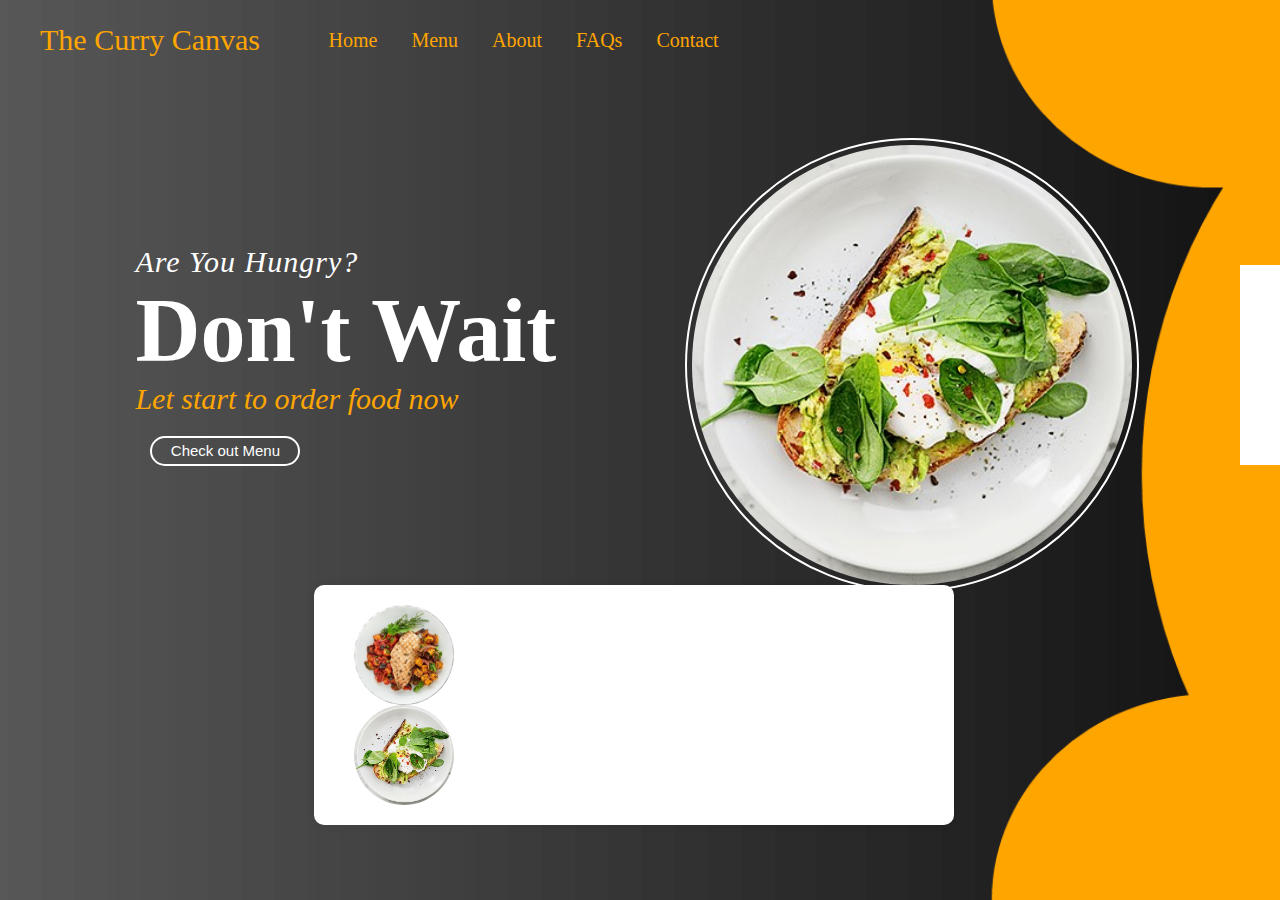
<file: index.html>
<html>
    <head>
        <title>The Curry Canvas-Restaurant Website</title>
        <link rel="stylesheet" href="style.css">
    
    </head>
    <body>
        <div class="top">
            <div class="logo">The Curry Canvas</div>
            <div class="nav">
                <a href="#">Home</a>
                <a href="menu.html">Menu</a>
                <a href="about.html">About</a>
                <a href="faqs.html">FAQs</a>
                <a href="contact.html">Contact</a>

                
            </div>
            <div class="search">
                <i class="fa-solid fa-search"></i>
                <i class="fa-solid fa-bars"></i>
            </div>
        </div>

        <div class="heading">
            <div class="left">
                <p>Are You Hungry?</p>
                <h1>Don't Wait</h1>
                <p>Let start to order food now</p>
                <a href="menu.html">
                <button>Check out Menu</button> </a>
            </div>

            <div class="right" id="food"></div>

            <div class="SocialMedia">
                <i class="fa-brands fa-facebook-f"></i>
                <i class="fa-brands fa-twitter"></i>
                <i class="fa-brands fa-instagram"></i>
                <i class="fa-brands fa-whatsapp"></i>
            </div>
        </div>

        <div class="bottom">
            <div class="menu">
                <div id="food1"></div>
                <div id="food2"></div>
            </div>
        </div>


        
    </body>
</html>
</file>
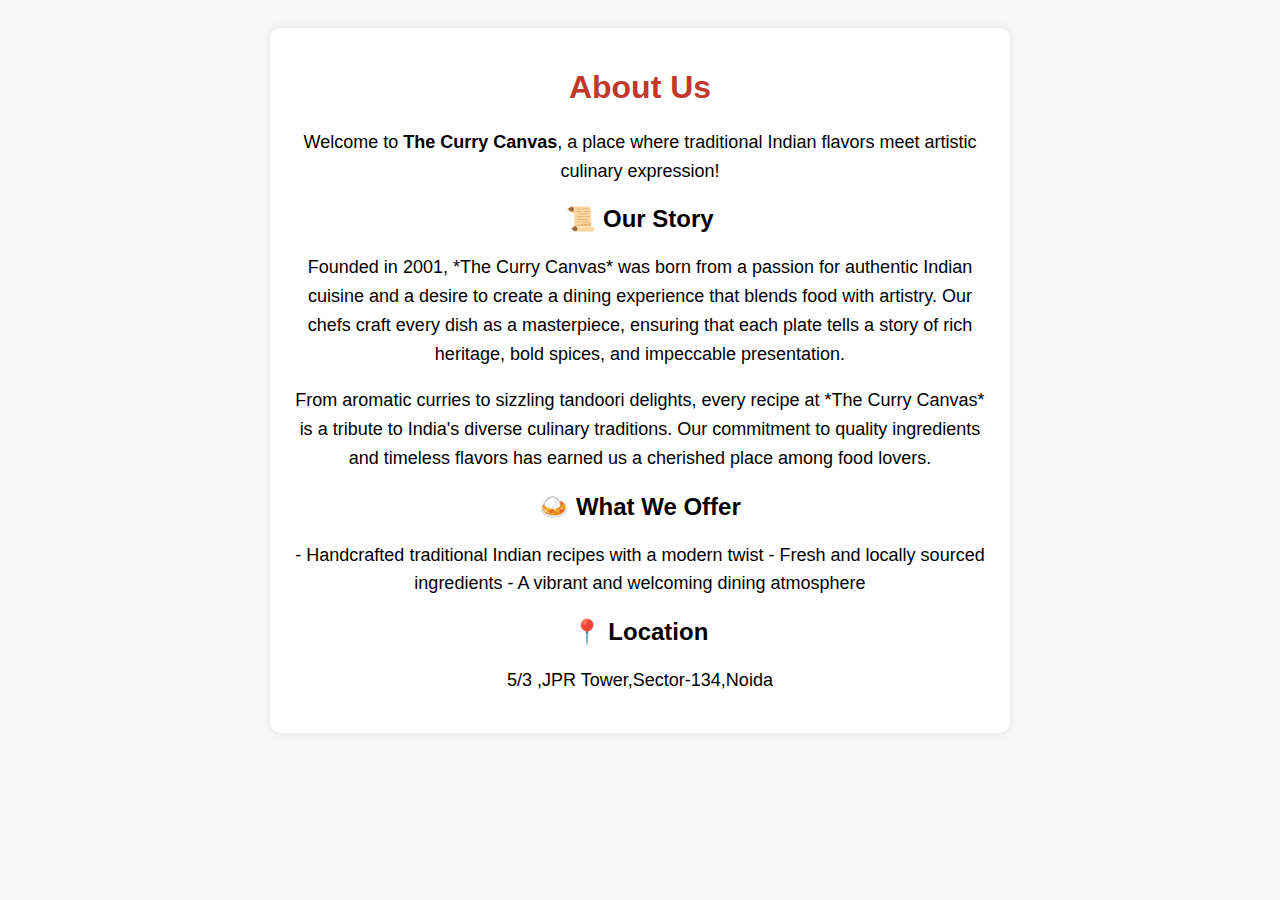
<file: about.html>
<!DOCTYPE html>
<html lang="en">
<head>
    <meta charset="UTF-8">
    <meta name="viewport" content="width=device-width, initial-scale=1.0">
    <title>About Us | The Curry Canvas</title>
    <style>
        body {
            font-family: Arial, sans-serif;
            text-align: center;
            background-color: #f8f8f8;
            padding: 20px;
        }
        .about-container {
            max-width: 700px;
            margin: auto;
            background-color: white;
            padding: 20px;
            border-radius: 10px;
            box-shadow: 0 0 10px rgba(0,0,0,0.1);
        }
        h1 {
            color: #c0392b;
        }
        p {
            font-size: 18px;
            line-height: 1.6;
        }
    </style>
</head>
<body>
    <div class="about-container">
        <h1>About Us</h1>
        <p>Welcome to <strong>The Curry Canvas</strong>, a place where traditional Indian flavors meet artistic culinary expression!</p>
        
        <h2>📜 Our Story</h2>
        <p>Founded in 2001, *The Curry Canvas* was born from a passion for authentic Indian cuisine and a desire to create a dining experience that blends food with artistry. Our chefs craft every dish as a masterpiece, ensuring that each plate tells a story of rich heritage, bold spices, and impeccable presentation.</p>

        <p>From aromatic curries to sizzling tandoori delights, every recipe at *The Curry Canvas* is a tribute to India's diverse culinary traditions. Our commitment to quality ingredients and timeless flavors has earned us a cherished place among food lovers.</p>

        <h2>🍛 What We Offer</h2>
        <p>- Handcrafted traditional Indian recipes with a modern twist  
           - Fresh and locally sourced ingredients  
           - A vibrant and welcoming dining atmosphere</p>

        <h2>📍 Location</h2>
        <p>5/3 ,JPR Tower,Sector-134,Noida</p>

       
    </div>
</body>
</html>
</file>
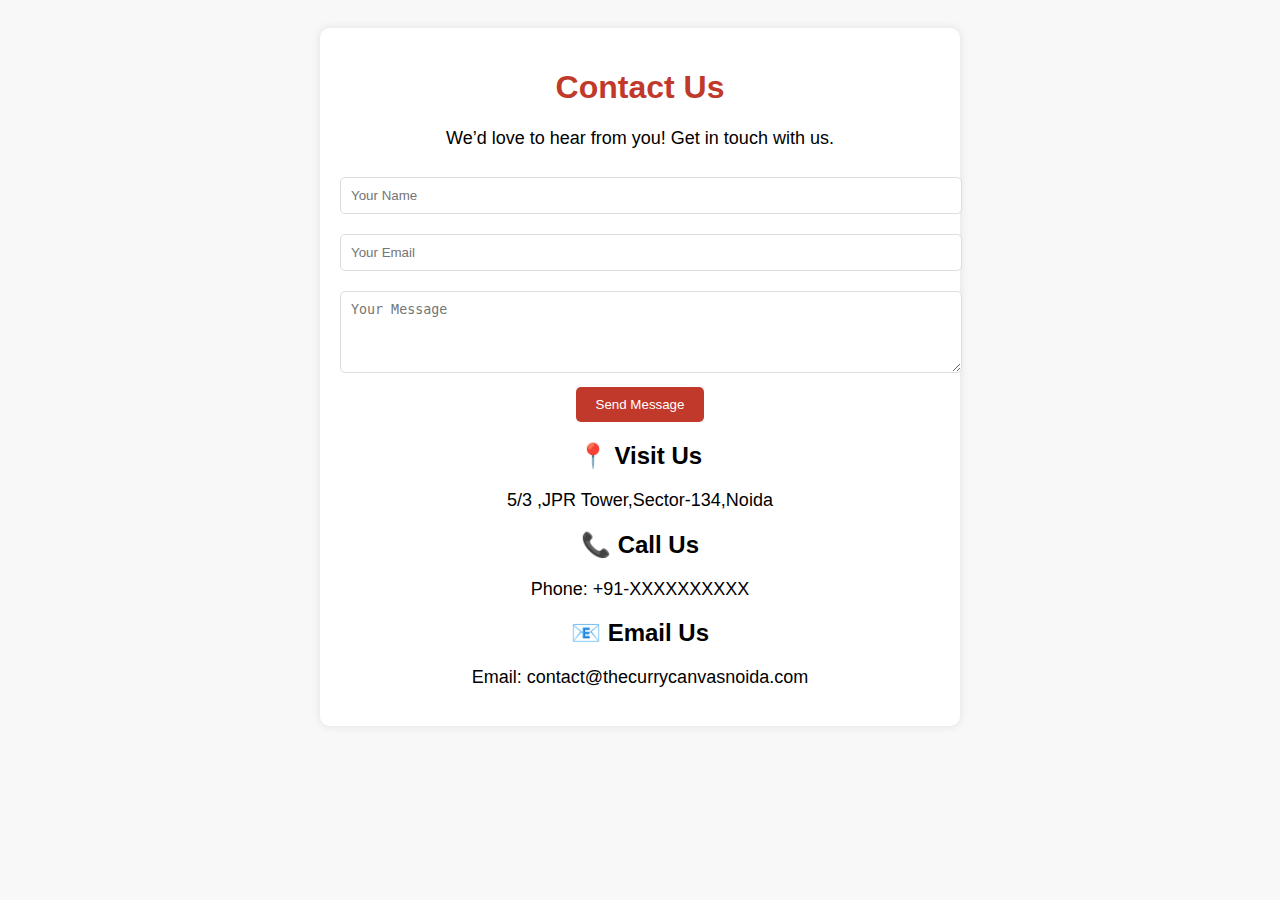
<file: contact.html>
<!DOCTYPE html>
<html lang="en">
<head>
    <meta charset="UTF-8">
    <meta name="viewport" content="width=device-width, initial-scale=1.0">
    <title>Contact Us | [Your Restaurant Name]</title>
    <style>
        body {
            font-family: Arial, sans-serif;
            text-align: center;
            background-color: #f8f8f8;
            padding: 20px;
        }
        .contact-container {
            max-width: 600px;
            margin: auto;
            background-color: white;
            padding: 20px;
            border-radius: 10px;
            box-shadow: 0 0 10px rgba(0,0,0,0.1);
        }
        h1 {
            color: #c0392b;
        }
        p {
            font-size: 18px;
        }
        input, textarea {
            width: 100%;
            padding: 10px;
            margin: 10px 0;
            border-radius: 5px;
            border: 1px solid #ddd;
        }
        button {
            background-color: #c0392b;
            color: white;
            padding: 10px 20px;
            border: none;
            cursor: pointer;
            border-radius: 5px;
        }
        button:hover {
            background-color: #a52922;
        }
    </style>
</head>
<body>
    <div class="contact-container">
        <h1>Contact Us</h1>
        <p>We’d love to hear from you! Get in touch with us.</p>

        <form action="submit_form.php" method="POST">
            <input type="text" placeholder="Your Name" required>
            <input type="email" placeholder="Your Email" required>
            <textarea rows="4" placeholder="Your Message" required></textarea>
            <button type="submit">Send Message</button>
        </form>

        <h2>📍 Visit Us</h2>
        <p> 5/3 ,JPR Tower,Sector-134,Noida</p>

        <h2>📞 Call Us</h2>
        <p>Phone: +91-XXXXXXXXXX</p>

        <h2>📧 Email Us</h2>
        <p>Email: contact@thecurrycanvasnoida.com</p>
    </div>
</body>
</html>
</file>
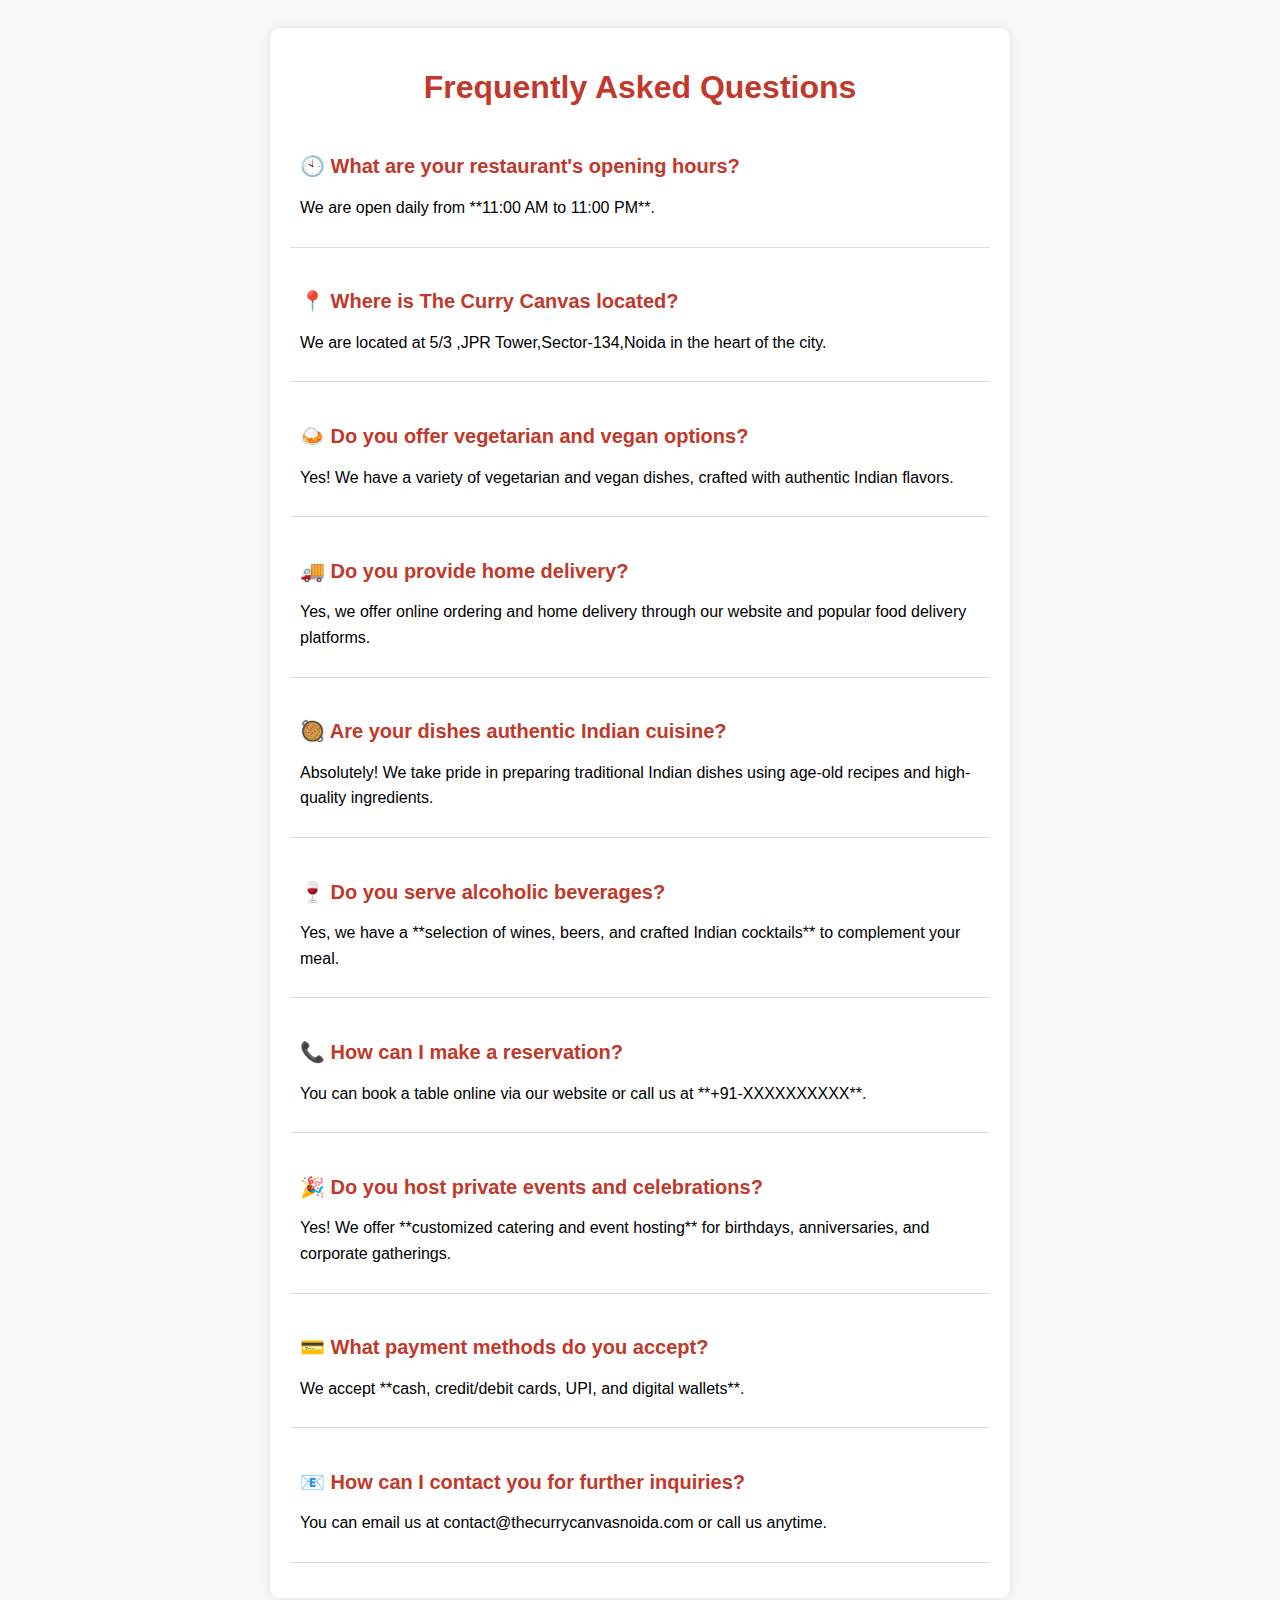
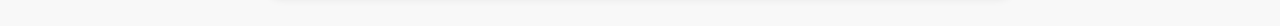
<file: faqs.html>
<!DOCTYPE html>
<html lang="en">
<head>
    <meta charset="UTF-8">
    <meta name="viewport" content="width=device-width, initial-scale=1.0">
    <title>FAQs | The Curry Canvas</title>
    <style>
        body {
            font-family: Arial, sans-serif;
            background-color: #f8f8f8;
            padding: 20px;
        }
        .faq-container {
            max-width: 700px;
            margin: auto;
            background-color: white;
            padding: 20px;
            border-radius: 10px;
            box-shadow: 0 0 10px rgba(0,0,0,0.1);
        }
        h1 {
            text-align: center;
            color: #c0392b;
        }
        .faq {
            margin-bottom: 15px;
            padding: 10px;
            border-bottom: 1px solid #ddd;
        }
        .faq h2 {
            font-size: 20px;
            color: #c0392b;
        }
        .faq p {
            font-size: 16px;
            line-height: 1.6;
        }
    </style>
</head>
<body>
    <div class="faq-container">
        <h1>Frequently Asked Questions</h1>

        <div class="faq">
            <h2>🕙 What are your restaurant's opening hours?</h2>
            <p>We are open daily from **11:00 AM to 11:00 PM**.</p>
        </div>

        <div class="faq">
            <h2>📍 Where is The Curry Canvas located?</h2>
            <p>We are located at  5/3 ,JPR Tower,Sector-134,Noida in the heart of the city.</p>
        </div>

        <div class="faq">
            <h2>🍛 Do you offer vegetarian and vegan options?</h2>
            <p>Yes! We have a variety of vegetarian and vegan dishes, crafted with authentic Indian flavors.</p>
        </div>

        <div class="faq">
            <h2>🚚 Do you provide home delivery?</h2>
            <p>Yes, we offer online ordering and home delivery through our website and popular food delivery platforms.</p>
        </div>

        <div class="faq">
            <h2>🥘 Are your dishes authentic Indian cuisine?</h2>
            <p>Absolutely! We take pride in preparing traditional Indian dishes using age-old recipes and high-quality ingredients.</p>
        </div>

        <div class="faq">
            <h2>🍷 Do you serve alcoholic beverages?</h2>
            <p>Yes, we have a **selection of wines, beers, and crafted Indian cocktails** to complement your meal.</p>
        </div>

        <div class="faq">
            <h2>📞 How can I make a reservation?</h2>
            <p>You can book a table online via our website or call us at **+91-XXXXXXXXXX**.</p>
        </div>

        <div class="faq">
            <h2>🎉 Do you host private events and celebrations?</h2>
            <p>Yes! We offer **customized catering and event hosting** for birthdays, anniversaries, and corporate gatherings.</p>
        </div>

        <div class="faq">
            <h2>💳 What payment methods do you accept?</h2>
            <p>We accept **cash, credit/debit cards, UPI, and digital wallets**.</p>
        </div>

        <div class="faq">
            <h2>📧 How can I contact you for further inquiries?</h2>
            <p>You can email us at contact@thecurrycanvasnoida.com or call us anytime.</p>
        </div>
    </div>
</body>
</html>
</file>
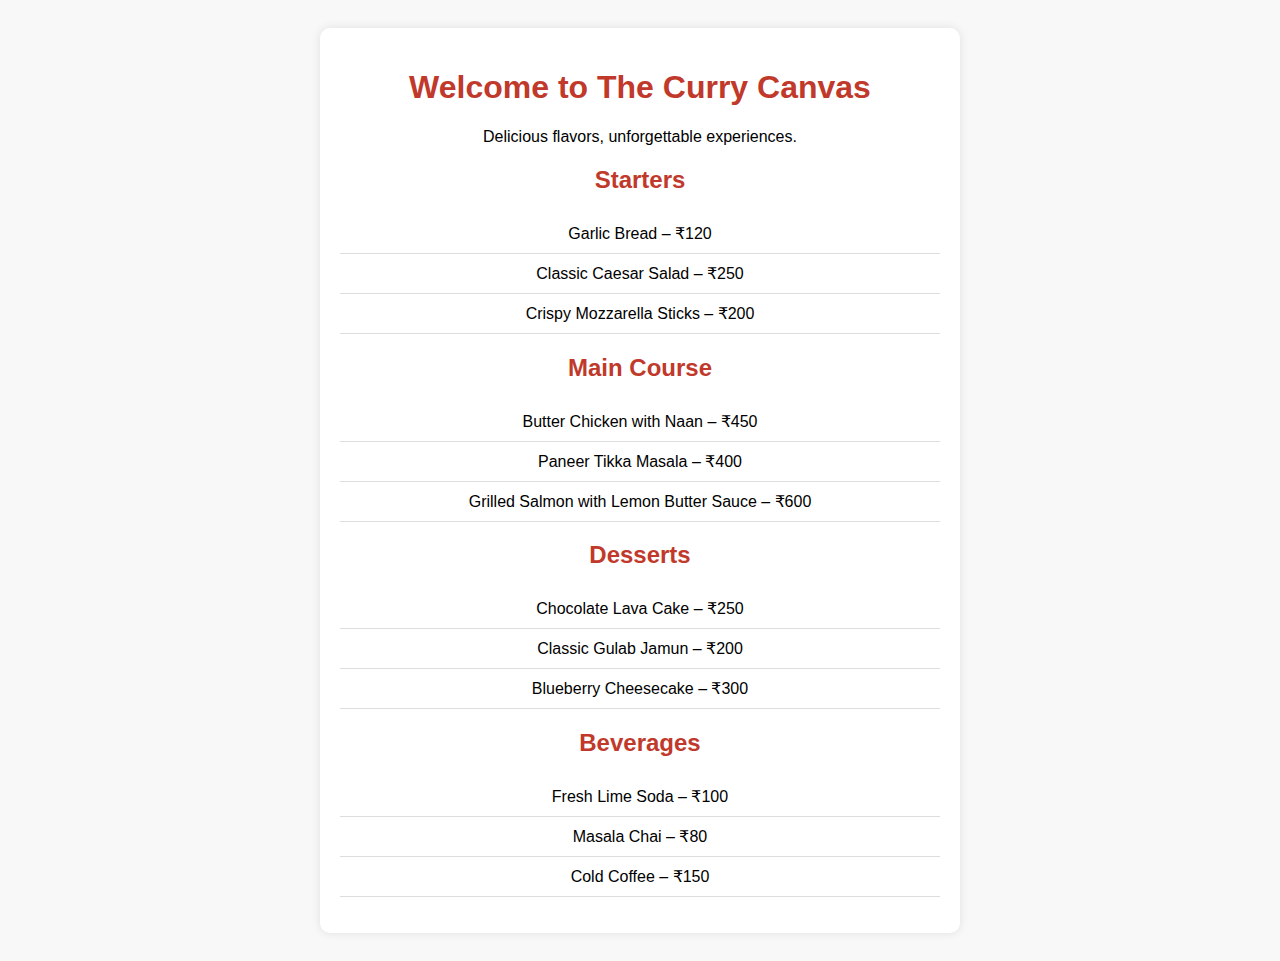
<file: menu.html>
<!DOCTYPE html>
<html lang="en">
<head>
    <meta charset="UTF-8">
    <meta name="viewport" content="width=device-width, initial-scale=1.0">
    <title>Restaurant Menu</title>
    <style>
        body {
            font-family: Arial, sans-serif;
            text-align: center;
            background-color: #f8f8f8;
            padding: 20px;
        }
        .menu {
            max-width: 600px;
            margin: auto;
            background-color: white;
            padding: 20px;
            border-radius: 10px;
            box-shadow: 0 0 10px rgba(0,0,0,0.1);
        }
        h1, h2 {
            color: #c0392b;
        }
        ul {
            list-style-type: none;
            padding: 0;
        }
        li {
            padding: 10px;
            border-bottom: 1px solid #ddd;
        }
    </style>
</head>
<body>
    <div class="menu">
        <h1>Welcome to The Curry Canvas</h1>
        <p>Delicious flavors, unforgettable experiences.</p>

        <h2>Starters</h2>
        <ul>
            <li>Garlic Bread – ₹120</li>
            <li>Classic Caesar Salad – ₹250</li>
            <li>Crispy Mozzarella Sticks – ₹200</li>
        </ul>

        <h2>Main Course</h2>
        <ul>
            <li>Butter Chicken with Naan – ₹450</li>
            <li>Paneer Tikka Masala – ₹400</li>
            <li>Grilled Salmon with Lemon Butter Sauce – ₹600</li>
        </ul>

        <h2>Desserts</h2>
        <ul>
            <li>Chocolate Lava Cake – ₹250</li>
            <li>Classic Gulab Jamun – ₹200</li>
            <li>Blueberry Cheesecake – ₹300</li>
        </ul>

        <h2>Beverages</h2>
        <ul>
            <li>Fresh Lime Soda – ₹100</li>
            <li>Masala Chai – ₹80</li>
            <li>Cold Coffee – ₹150</li>
        </ul>
    </div>
</body>
</html>
</file>
<file: style.css>
*{
    padding:0;
    margin:0;
}
body{
    width: 99%;
    height: 97%;
    background-image: url('Background2.png');
    background-size:cover;
}
.top{
    display: flex;
    flex-direction: row;
    justify-content: space-between;
    height: 80px;
    align-items:center;
    padding:0px 40px;
}
.logo{
    font-size: 30px;
    color:orange;
}
.nav{
    position: relative;
    left:-180px;
}
a{
    padding:5px 15px;
    color:orange;
    font-size: 20px;
    text-decoration:none;
}
a:hover{
    color:white;
    text-decoration: underline;
    text-underline-position:under;
}
.search{
    font-size: 25px;
}
.search i{
    padding:5px 20px;
}
/************heading**************/
.heading{
    display: flex;
    justify-content: space-evenly;
    padding-top:65px;
    align-items:center;
}
.right{
    width: 440px;
    height: 440px;
    background-image: url('food.jpg');
    background-size:cover;
    border-radius: 400px;
    display: flex;
    justify-content: center;
    align-items:center;
}
.right::before{
    width: 430px;
    height: 430px;
    border:2px solid white;
    content: '';
    position: absolute;
    border-radius: 430px;
    padding:10px;
}

/**********left************/
.left p:nth-child(1){
    color: white;
    font-size: 30px;
    letter-spacing: 1px;
    font-style: italic;
}
.left h1{
    font-size: 90px;
    color:white;
}
.left p:nth-child(3){
    color: orange;
    font-size: 30px;
    font-style: italic;
}
.left button{
    width: 150px;
    height: 30px;
    font-size: 15px;
    border-radius: 20px;
    border:2px solid white;
    background-color:transparent;
    color:white;
    margin:20px 0px;
}
/*********SocialMedia***************/
.SocialMedia{
    position: absolute;
    right: 0;
    display: flex;
    justify-content: space-evenly;
    align-items: center;
    flex-direction: column;
    width: 40px;
    height: 200px;
    background-color:white;
    font-size: 25px;

}
.SocialMedia i:hover {
    color:orange;
}


/***************bottom***************/
#food1,#food2{
    background-size:cover;
    width: 100px;
    height: 100px;
    border-radius: 100px;
    margin:0px 20px;
}
#food1{
    background-image: url('food1.png');
}
#food2{
    background-image: url('food.jpg');
}
.menu {
    max-width: 600px;
    margin: auto;
    background-color:white;
    padding: 20px;
     border-radius: 10px;
     box-shadow: 0 0 10px rgba(0,0,0,0.1);
}
h1,h2{
    color: #c0392b;
}
</file>
